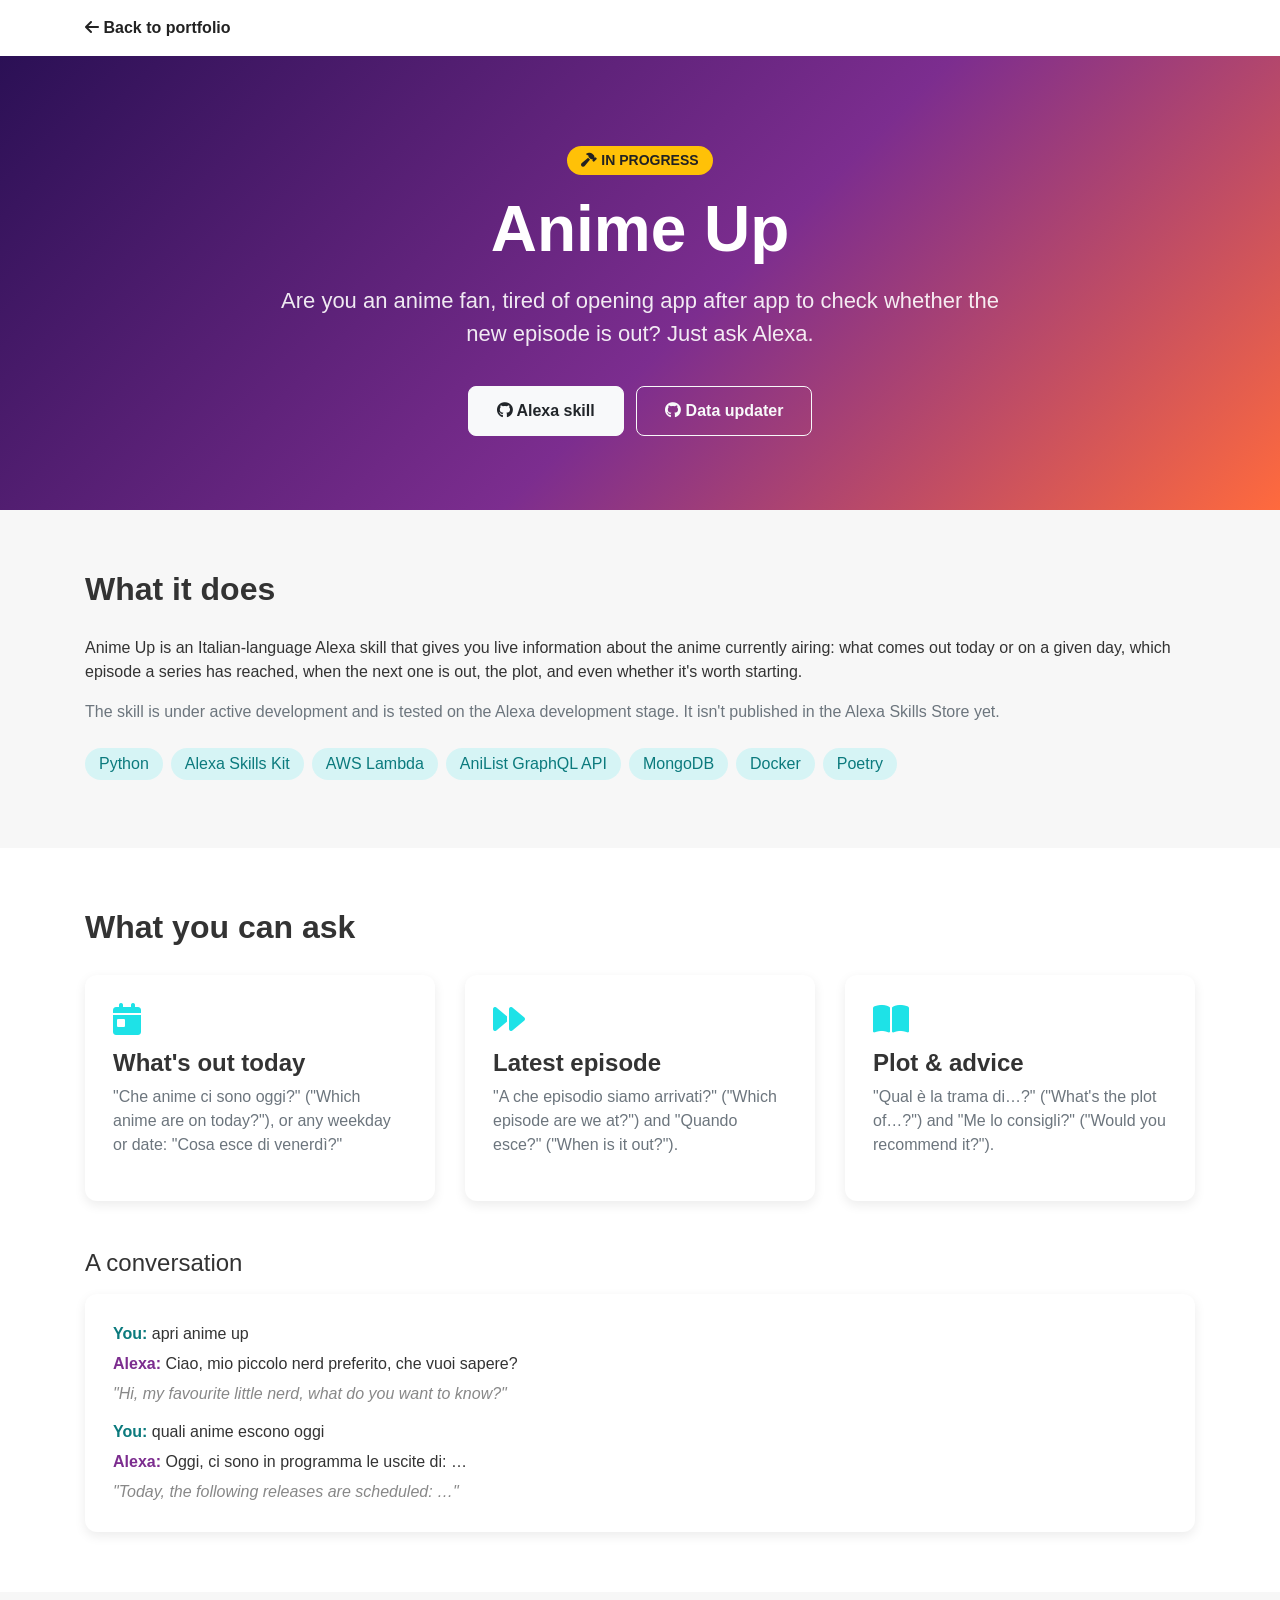
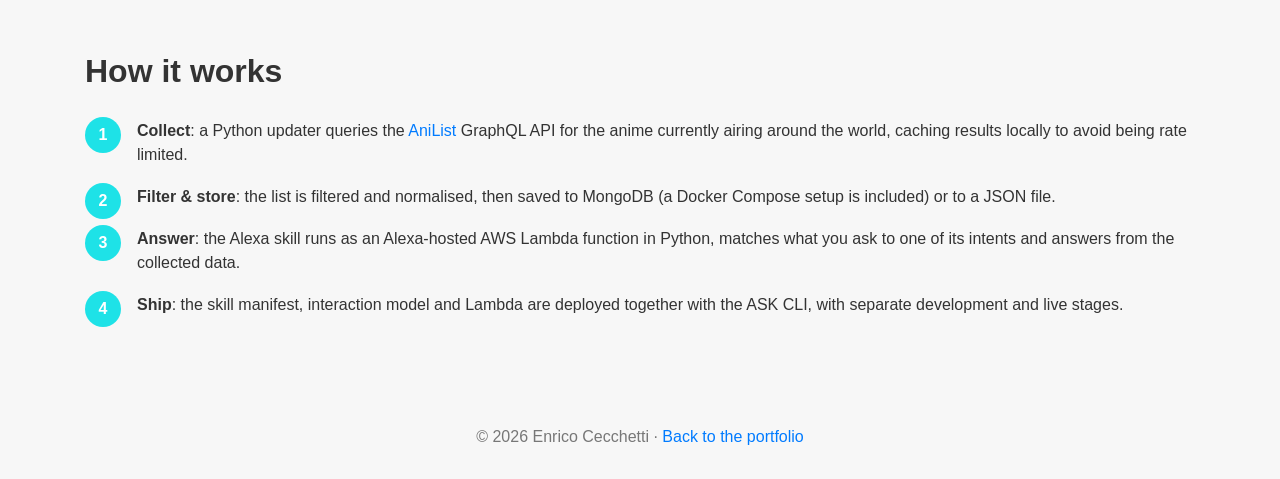
<file: projects/anime-up.html>
<!DOCTYPE html>
<html lang="en">
    <head>
        <meta charset="UTF-8">
        <meta name="viewport" content="width=device-width, initial-scale=1.0">
        <meta name="description" content="Anime Up: an Alexa skill that tells you which anime are airing and when the next episode comes out.">
        <meta name="author" content="Enrico Cecchetti">
        <title>Anime Up | Enrico Cecchetti</title>
        <link rel="icon" href="/favicon_io/favicon-16x16.png" type="image/x-icon">
        <link rel="stylesheet" href="https://cdn.jsdelivr.net/npm/bootstrap@4.3.1/dist/css/bootstrap.min.css" integrity="sha384-ggOyR0iXCbMQv3Xipma34MD+dH/1fQ784/j6cY/iJTQUOhcWr7x9JvoRxT2MZw1T" crossorigin="anonymous">
        <link rel="stylesheet" href="https://cdnjs.cloudflare.com/ajax/libs/font-awesome/6.4.2/css/all.min.css" integrity="sha512-z3gLpd7yknf1YoNbCzqRKc4qyor8gaKU1qmn+CShxbuBusANI9QpRohGBreCFkKxLhei6S9CQXFEbbKuqLg0DA==" crossorigin="anonymous" referrerpolicy="no-referrer" />
        <link rel="stylesheet" href="../static/project.css">
    </head>

    <body>
        <nav class="project-nav">
            <div class="container">
                <a href="../index.html#portfolio"><i class="fas fa-arrow-left"></i> Back to portfolio</a>
            </div>
        </nav>

        <header class="project-hero" style="background: linear-gradient(135deg, #2b1055, #7c2d8f 55%, #ff6a3d);">
            <div class="container">
                <span class="project-status"><i class="fas fa-hammer"></i> In progress</span>
                <h1>Anime Up</h1>
                <p class="lead">Are you an anime fan, tired of opening app after app to check whether the new episode is out? Just ask Alexa.</p>
                <a class="btn btn-light" href="https://github.com/ieCecchetti/anime_up_skill" target="_blank" rel="noopener"><i class="fab fa-github"></i> Alexa skill</a>
                <a class="btn btn-outline-light" href="https://github.com/ieCecchetti/anime_up_updater" target="_blank" rel="noopener"><i class="fab fa-github"></i> Data updater</a>
            </div>
        </header>

        <section class="project-section">
            <div class="container">
                <h2>What it does</h2>
                <p>
                    Anime Up is an Italian-language Alexa skill that gives you live information about the anime currently airing:
                    what comes out today or on a given day, which episode a series has reached, when the next one is out, the plot,
                    and even whether it's worth starting.
                </p>
                <p class="text-muted">
                    The skill is under active development and is tested on the Alexa development stage. It isn't published in the Alexa Skills Store yet.
                </p>
                <div class="project-tags mt-4">
                    <span>Python</span><span>Alexa Skills Kit</span><span>AWS Lambda</span><span>AniList GraphQL API</span><span>MongoDB</span><span>Docker</span><span>Poetry</span>
                </div>
            </div>
        </section>

        <section class="project-section bg-white">
            <div class="container">
                <h2>What you can ask</h2>
                <div class="row">
                    <div class="col-md-6 col-lg-4 mb-4">
                        <div class="project-card">
                            <i class="fas fa-calendar-day"></i>
                            <h4>What's out today</h4>
                            <p class="text-muted">"Che anime ci sono oggi?" ("Which anime are on today?"), or any weekday or date: "Cosa esce di venerdì?"</p>
                        </div>
                    </div>
                    <div class="col-md-6 col-lg-4 mb-4">
                        <div class="project-card">
                            <i class="fas fa-forward"></i>
                            <h4>Latest episode</h4>
                            <p class="text-muted">"A che episodio siamo arrivati?" ("Which episode are we at?") and "Quando esce?" ("When is it out?").</p>
                        </div>
                    </div>
                    <div class="col-md-6 col-lg-4 mb-4">
                        <div class="project-card">
                            <i class="fas fa-book-open"></i>
                            <h4>Plot &amp; advice</h4>
                            <p class="text-muted">"Qual è la trama di…?" ("What's the plot of…?") and "Me lo consigli?" ("Would you recommend it?").</p>
                        </div>
                    </div>
                </div>

                <h4 class="mt-4 mb-3">A conversation</h4>
                <div class="project-card project-chat">
                    <p><span class="user">You:</span> apri anime up</p>
                    <p><span class="alexa">Alexa:</span> Ciao, mio piccolo nerd preferito, che vuoi sapere?</p>
                    <p class="translation">"Hi, my favourite little nerd, what do you want to know?"</p>
                    <p><span class="user">You:</span> quali anime escono oggi</p>
                    <p><span class="alexa">Alexa:</span> Oggi, ci sono in programma le uscite di: …</p>
                    <p class="translation mb-0">"Today, the following releases are scheduled: …"</p>
                </div>
            </div>
        </section>

        <section class="project-section">
            <div class="container">
                <h2>How it works</h2>
                <ol class="project-steps">
                    <li><strong>Collect</strong>: a Python updater queries the <a href="https://anilist.co/" target="_blank" rel="noopener">AniList</a> GraphQL API for the anime currently airing around the world, caching results locally to avoid being rate limited.</li>
                    <li><strong>Filter &amp; store</strong>: the list is filtered and normalised, then saved to MongoDB (a Docker Compose setup is included) or to a JSON file.</li>
                    <li><strong>Answer</strong>: the Alexa skill runs as an Alexa-hosted AWS Lambda function in Python, matches what you ask to one of its intents and answers from the collected data.</li>
                    <li><strong>Ship</strong>: the skill manifest, interaction model and Lambda are deployed together with the ASK CLI, with separate development and live stages.</li>
                </ol>
            </div>
        </section>

        <footer class="project-footer">
            &copy; 2026 Enrico Cecchetti · <a href="../index.html">Back to the portfolio</a>
        </footer>
    </body>
</html>
</file>
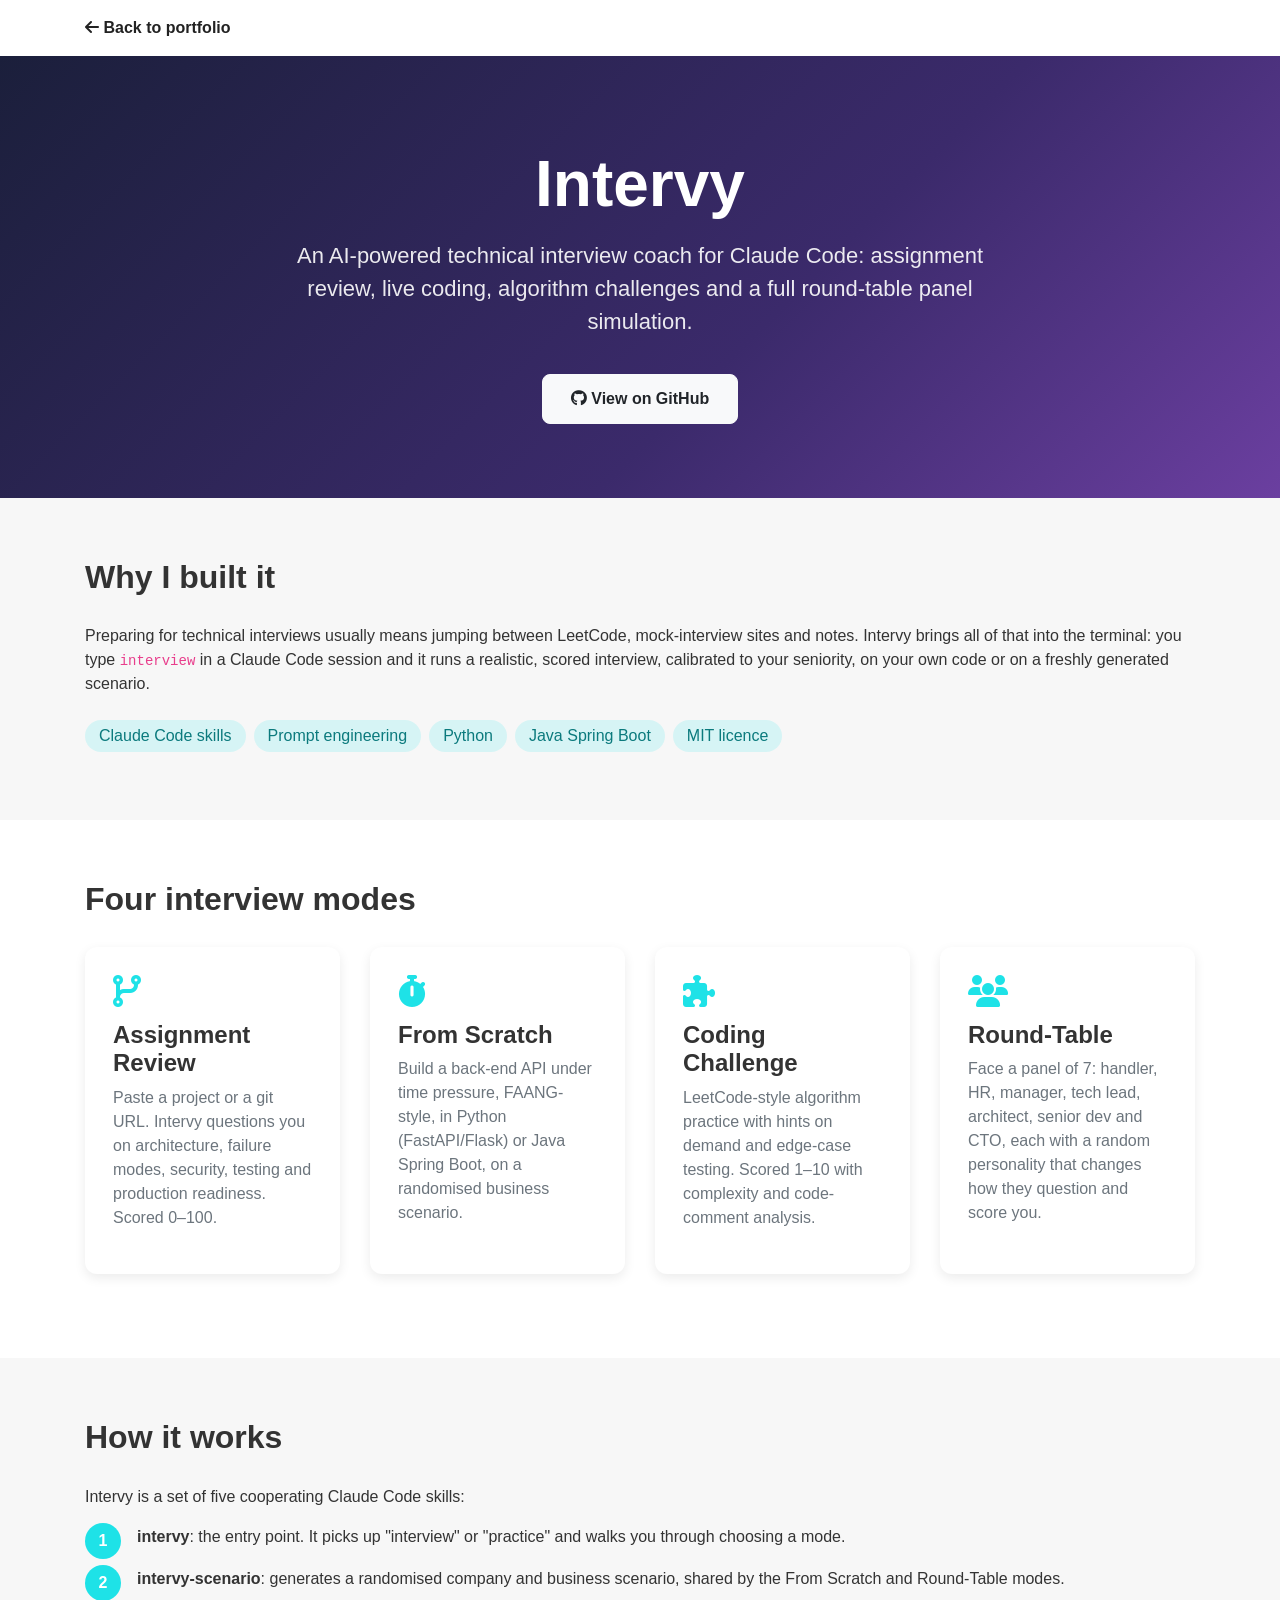
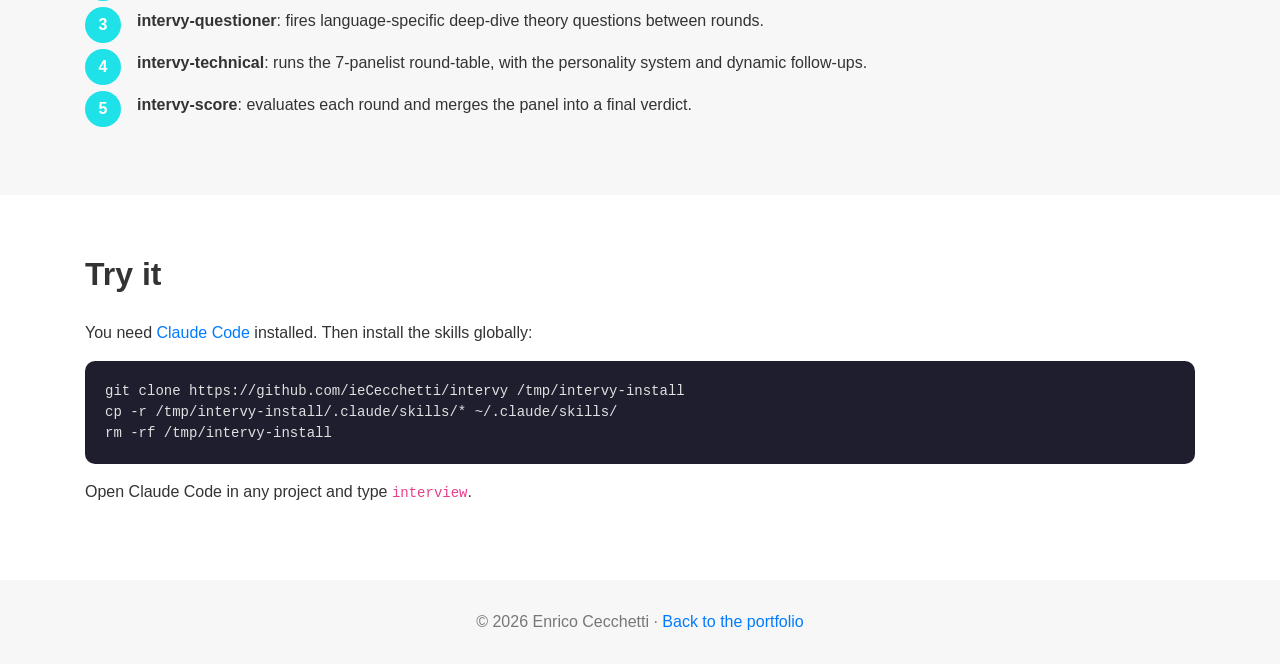
<file: projects/intervy.html>
<!DOCTYPE html>
<html lang="en">
    <head>
        <meta charset="UTF-8">
        <meta name="viewport" content="width=device-width, initial-scale=1.0">
        <meta name="description" content="Intervy: an AI-powered technical interview coach built as a set of Claude Code skills.">
        <meta name="author" content="Enrico Cecchetti">
        <title>Intervy | Enrico Cecchetti</title>
        <link rel="icon" href="/favicon_io/favicon-16x16.png" type="image/x-icon">
        <link rel="stylesheet" href="https://cdn.jsdelivr.net/npm/bootstrap@4.3.1/dist/css/bootstrap.min.css" integrity="sha384-ggOyR0iXCbMQv3Xipma34MD+dH/1fQ784/j6cY/iJTQUOhcWr7x9JvoRxT2MZw1T" crossorigin="anonymous">
        <link rel="stylesheet" href="https://cdnjs.cloudflare.com/ajax/libs/font-awesome/6.4.2/css/all.min.css" integrity="sha512-z3gLpd7yknf1YoNbCzqRKc4qyor8gaKU1qmn+CShxbuBusANI9QpRohGBreCFkKxLhei6S9CQXFEbbKuqLg0DA==" crossorigin="anonymous" referrerpolicy="no-referrer" />
        <link rel="stylesheet" href="../static/project.css">
    </head>

    <body>
        <nav class="project-nav">
            <div class="container">
                <a href="../index.html#portfolio"><i class="fas fa-arrow-left"></i> Back to portfolio</a>
            </div>
        </nav>

        <header class="project-hero" style="background: linear-gradient(135deg, #1b1f3b, #3b2a6b 60%, #6b3fa0);">
            <div class="container">
                <h1>Intervy</h1>
                <p class="lead">An AI-powered technical interview coach for Claude Code: assignment review, live coding, algorithm challenges and a full round-table panel simulation.</p>
                <a class="btn btn-light" href="https://github.com/ieCecchetti/intervy" target="_blank" rel="noopener"><i class="fab fa-github"></i> View on GitHub</a>
            </div>
        </header>

        <section class="project-section">
            <div class="container">
                <h2>Why I built it</h2>
                <p>
                    Preparing for technical interviews usually means jumping between LeetCode, mock-interview sites and notes.
                    Intervy brings all of that into the terminal: you type <code>interview</code> in a Claude Code session and it runs a realistic,
                    scored interview, calibrated to your seniority, on your own code or on a freshly generated scenario.
                </p>
                <div class="project-tags mt-4">
                    <span>Claude Code skills</span><span>Prompt engineering</span><span>Python</span><span>Java Spring Boot</span><span>MIT licence</span>
                </div>
            </div>
        </section>

        <section class="project-section bg-white">
            <div class="container">
                <h2>Four interview modes</h2>
                <div class="row">
                    <div class="col-md-6 col-lg-3 mb-4">
                        <div class="project-card">
                            <i class="fas fa-code-branch"></i>
                            <h4>Assignment Review</h4>
                            <p class="text-muted">Paste a project or a git URL. Intervy questions you on architecture, failure modes, security, testing and production readiness. Scored 0–100.</p>
                        </div>
                    </div>
                    <div class="col-md-6 col-lg-3 mb-4">
                        <div class="project-card">
                            <i class="fas fa-stopwatch"></i>
                            <h4>From Scratch</h4>
                            <p class="text-muted">Build a back-end API under time pressure, FAANG-style, in Python (FastAPI/Flask) or Java Spring Boot, on a randomised business scenario.</p>
                        </div>
                    </div>
                    <div class="col-md-6 col-lg-3 mb-4">
                        <div class="project-card">
                            <i class="fas fa-puzzle-piece"></i>
                            <h4>Coding Challenge</h4>
                            <p class="text-muted">LeetCode-style algorithm practice with hints on demand and edge-case testing. Scored 1–10 with complexity and code-comment analysis.</p>
                        </div>
                    </div>
                    <div class="col-md-6 col-lg-3 mb-4">
                        <div class="project-card">
                            <i class="fas fa-users"></i>
                            <h4>Round-Table</h4>
                            <p class="text-muted">Face a panel of 7: handler, HR, manager, tech lead, architect, senior dev and CTO, each with a random personality that changes how they question and score you.</p>
                        </div>
                    </div>
                </div>
            </div>
        </section>

        <section class="project-section">
            <div class="container">
                <h2>How it works</h2>
                <p>Intervy is a set of five cooperating Claude Code skills:</p>
                <ol class="project-steps">
                    <li><strong>intervy</strong>: the entry point. It picks up "interview" or "practice" and walks you through choosing a mode.</li>
                    <li><strong>intervy-scenario</strong>: generates a randomised company and business scenario, shared by the From Scratch and Round-Table modes.</li>
                    <li><strong>intervy-questioner</strong>: fires language-specific deep-dive theory questions between rounds.</li>
                    <li><strong>intervy-technical</strong>: runs the 7-panelist round-table, with the personality system and dynamic follow-ups.</li>
                    <li><strong>intervy-score</strong>: evaluates each round and merges the panel into a final verdict.</li>
                </ol>
            </div>
        </section>

        <section class="project-section bg-white">
            <div class="container">
                <h2>Try it</h2>
                <p>You need <a href="https://claude.ai/code" target="_blank" rel="noopener">Claude Code</a> installed. Then install the skills globally:</p>
<pre class="project-code"><code>git clone https://github.com/ieCecchetti/intervy /tmp/intervy-install
cp -r /tmp/intervy-install/.claude/skills/* ~/.claude/skills/
rm -rf /tmp/intervy-install</code></pre>
                <p>Open Claude Code in any project and type <code>interview</code>.</p>
            </div>
        </section>

        <footer class="project-footer">
            &copy; 2026 Enrico Cecchetti · <a href="../index.html">Back to the portfolio</a>
        </footer>
    </body>
</html>
</file>
<file: static/project.css>
/* Shared layout for the project explanation pages in /projects */

body {
    font-family: "Helvetica Neue", Helvetica, Arial, sans-serif;
    color: #333;
    background: #f7f7f7;
}

.project-nav {
    padding: 16px 0;
    background: #fff;
    box-shadow: 0 2px 8px rgba(0, 0, 0, 0.05);
}

.project-nav a {
    color: #222;
    font-weight: 700;
}

.project-hero {
    padding: 90px 0 70px;
    color: #fff;
    text-align: center;
}

.project-hero h1 {
    font-size: 64px;
    font-weight: 800;
}

.project-hero .lead {
    max-width: 720px;
    margin: 16px auto 32px;
    font-size: 22px;
    opacity: 0.9;
}

.project-hero .btn {
    margin: 4px;
    padding: 12px 28px;
    border-radius: 8px;
    font-weight: 700;
}

.project-status {
    display: inline-block;
    margin-bottom: 16px;
    padding: 4px 14px;
    border-radius: 999px;
    background: #ffc107;
    color: #222;
    font-size: 14px;
    font-weight: 700;
    text-transform: uppercase;
}

.project-section {
    padding: 60px 0;
}

.project-section h2 {
    margin-bottom: 28px;
    font-weight: 800;
}

.project-card {
    height: 100%;
    padding: 28px;
    border-radius: 12px;
    background: #fff;
    box-shadow: 0 4px 12px rgba(0, 0, 0, 0.08);
}

.project-card i {
    margin-bottom: 14px;
    font-size: 32px;
    color: #1ee2e7;
}

.project-card h4 {
    font-weight: 700;
}

.project-steps {
    padding-left: 0;
    list-style: none;
    counter-reset: step;
}

.project-steps li {
    position: relative;
    margin-bottom: 18px;
    padding-left: 52px;
    counter-increment: step;
}

.project-steps li::before {
    content: counter(step);
    position: absolute;
    top: -2px;
    left: 0;
    width: 36px;
    height: 36px;
    border-radius: 50%;
    background: #1ee2e7;
    color: #fff;
    font-weight: 700;
    line-height: 36px;
    text-align: center;
}

.project-tags span {
    display: inline-block;
    margin: 0 8px 8px 0;
    padding: 4px 14px;
    border-radius: 999px;
    background: rgba(30, 226, 231, 0.15);
    color: #0b7a7d;
}

pre.project-code {
    padding: 20px;
    border-radius: 10px;
    background: #1e1e2e;
    color: #e0e0e0;
}

.project-chat p {
    margin-bottom: 6px;
}

.project-chat .user {
    color: #0b7a7d;
    font-weight: 700;
}

.project-chat .alexa {
    color: #7c2d8f;
    font-weight: 700;
}

.project-chat .translation {
    margin-bottom: 14px;
    color: #888;
    font-style: italic;
}

.project-footer {
    padding: 30px 0;
    text-align: center;
    color: #777;
}

.project-icon {
    width: 112px;
    height: 112px;
    margin-bottom: 12px;
    filter: drop-shadow(0 8px 20px rgba(0, 0, 0, 0.3));
}

.project-badges {
    margin-top: 24px;
}

.project-badges img {
    margin: 2px;
}

.project-shot {
    text-align: center;
}

.project-shot img {
    max-width: 100%;
    border-radius: 12px;
    box-shadow: 0 6px 24px rgba(0, 0, 0, 0.12);
}

.project-shot p {
    margin-top: 10px;
}
</file>
